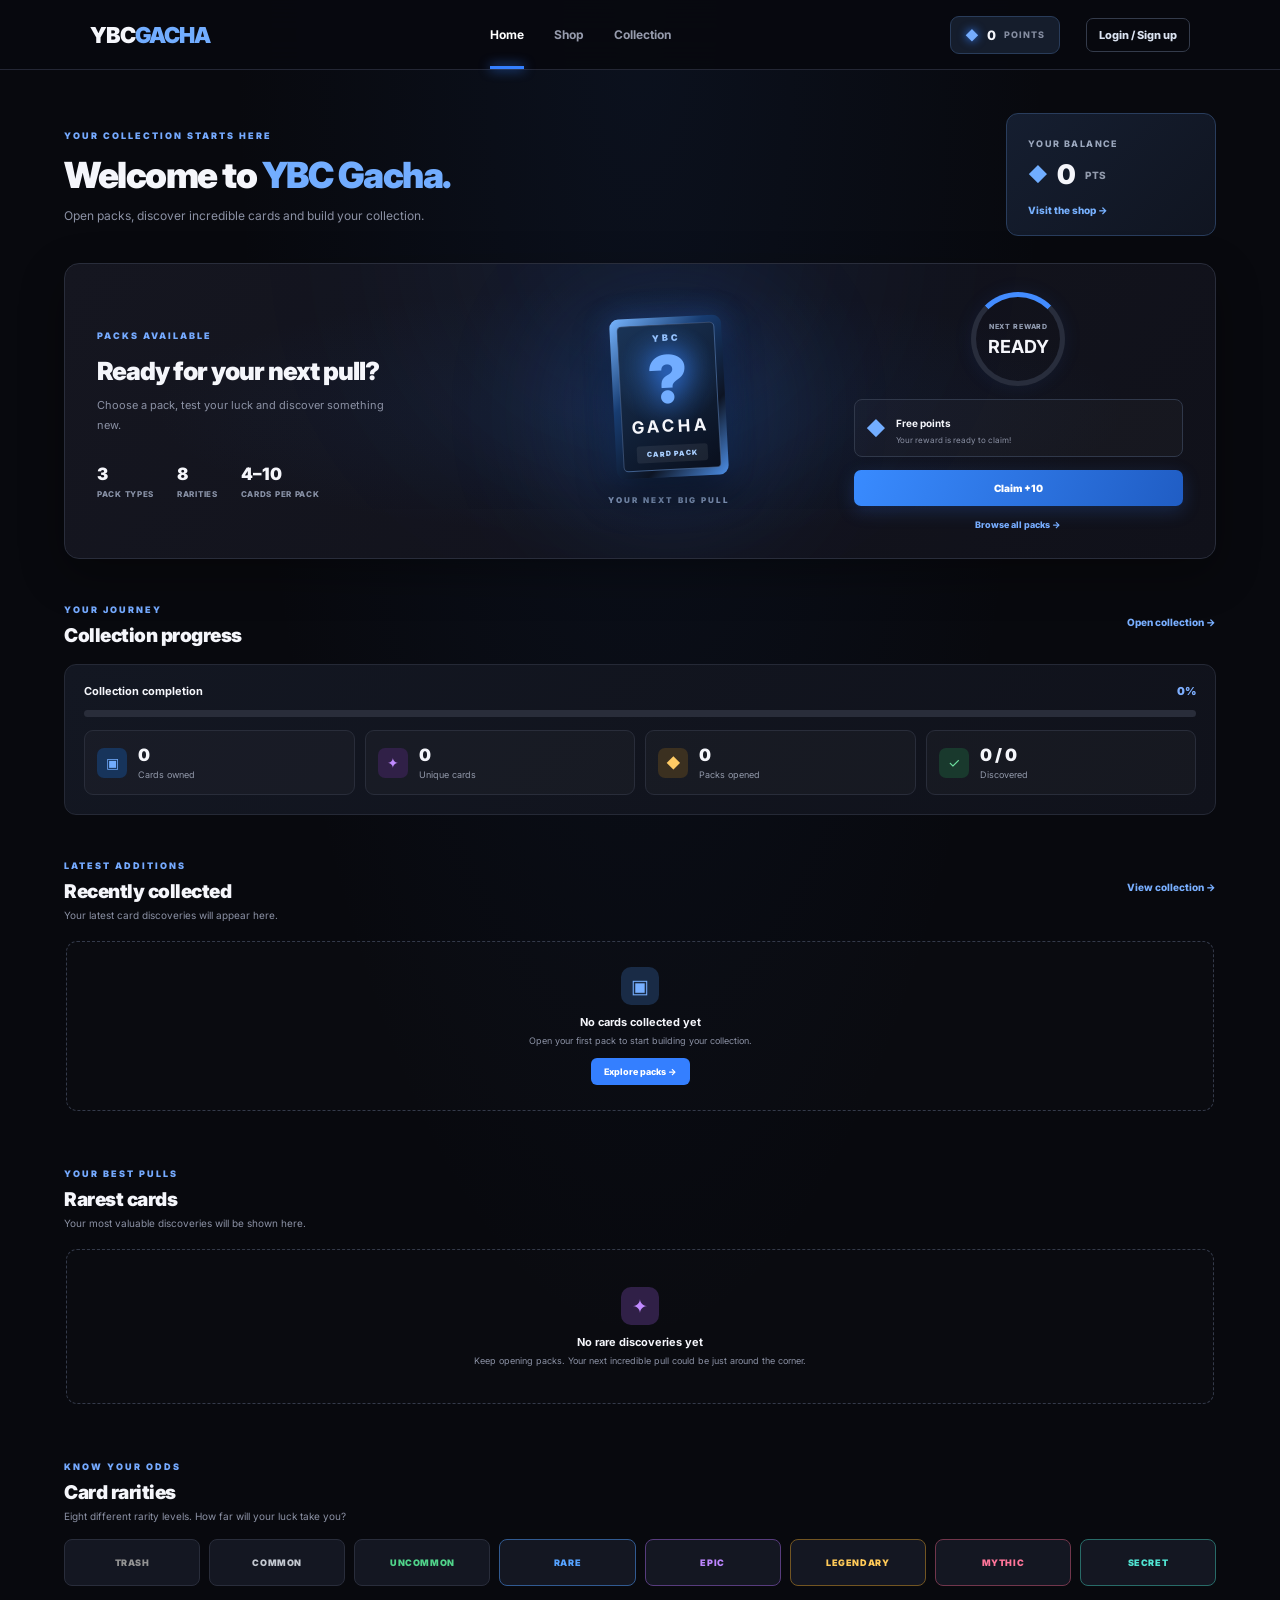
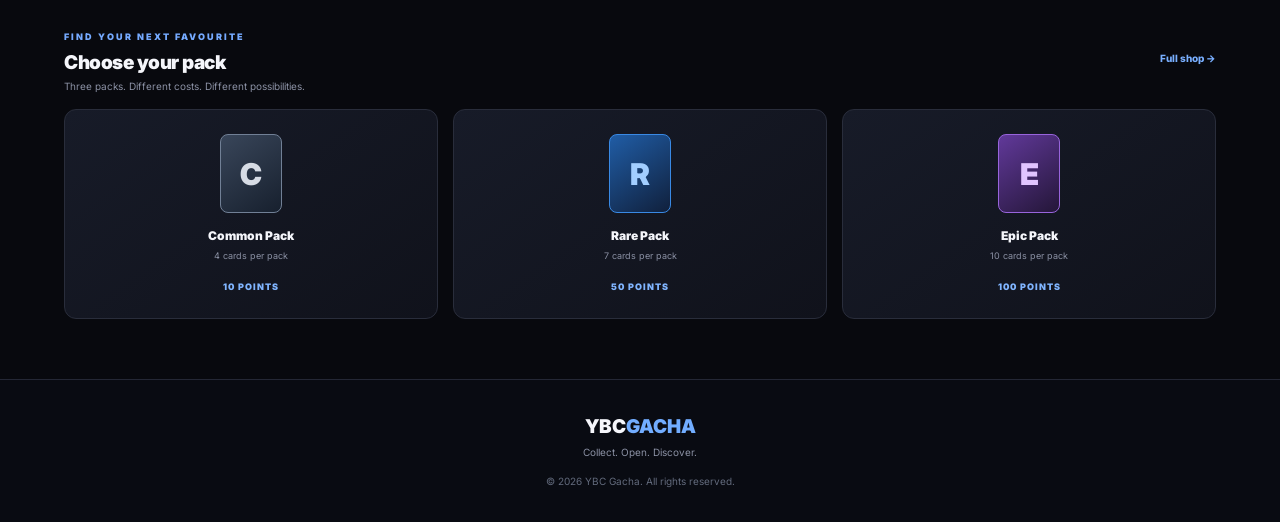
<file: index.html>
<!DOCTYPE html>
<html lang="en">
<head>
    <meta charset="UTF-8">
    <meta name="viewport" content="width=device-width, initial-scale=1.0">
    <title>YBC Gacha | Collect. Open. Discover.</title>
    <link rel="stylesheet" href="style.css">
    <link rel="preconnect" href="https://fonts.googleapis.com">
    <link href="https://fonts.googleapis.com/css2?family=Inter:wght@400;500;600;700;800;900&display=swap" rel="stylesheet">
    <style>
        .account-area{display:flex;align-items:center;gap:10px;margin-left:12px}
        .account-user{display:flex;flex-direction:column;gap:3px;min-width:90px}
        .account-user-label{font-size:9px;font-weight:800;letter-spacing:1.2px;color:#8793a8}
        .account-username{font-size:12px;font-weight:800;color:#fff;max-width:150px;overflow:hidden;text-overflow:ellipsis;white-space:nowrap}
        .account-button{display:inline-flex;align-items:center;justify-content:center;text-decoration:none;cursor:pointer}
        .logout-button{border:1px solid #343b4b;background:#151a25;color:#aeb9cc;border-radius:7px;padding:9px 11px;font:700 10px Inter,sans-serif;transition:.2s}
        .logout-button:hover{border-color:#e35b68;color:#fff;background:#29171d}
        .account-auth-links{display:flex;align-items:center;gap:8px}
        .account-auth-links a{font-size:11px;font-weight:800;text-decoration:none;padding:9px 12px;border-radius:7px}
        .account-register{background:#2678f5;color:#fff}
        .account-login{border:1px solid #343b4b;color:#dce4f2}
        @media(max-width:600px){.account-area{gap:6px;margin-left:5px}.account-user{min-width:0}.account-username{max-width:90px}.logout-button{padding:8px}.account-auth-links a{padding:8px;font-size:10px}}
    </style>
</head>

<body>

<header class="navbar">
    <a href="index.html" class="logo">YBC<span>GACHA</span></a>

    <nav class="nav-links">
        <a href="index.html" class="active">Home</a>
        <a href="shop.html">Shop</a>
        <a href="collections.html">Collection</a>
    </nav>

    <div class="nav-right">
        <div class="points-display">
            <span class="coin-icon">◆</span>
            <span id="navPoints">0</span>
            <span class="points-label">POINTS</span>
        </div>
        <div class="account-area" id="accountArea">
            <a href="login.html" class="account-button">Account</a>
        </div>
    </div>
</header>

<main class="dashboard">

    <section class="dashboard-top">
        <div class="dashboard-intro">
            <span class="eyebrow">YOUR COLLECTION STARTS HERE</span>
            <h1>Welcome to <span>YBC Gacha.</span></h1>
            <p>Open packs, discover incredible cards and build your collection.</p>
        </div>

        <div class="quick-balance">
            <span class="balance-label">YOUR BALANCE</span>
            <div class="balance-number">
                <span>◆</span>
                <strong id="mainPoints">0</strong>
                <small>PTS</small>
            </div>
            <a href="shop.html">Visit the shop →</a>
        </div>
    </section>

    <section class="featured-pack-panel">
        <div class="featured-pack-info">
            <span class="eyebrow">PACKS AVAILABLE</span>
            <h2>Ready for your next pull?</h2>
            <p>Choose a pack, test your luck and discover something new.</p>
            <div class="featured-pack-stats">
                <div><strong>3</strong><span>PACK TYPES</span></div>
                <div><strong>8</strong><span>RARITIES</span></div>
                <div><strong>4–10</strong><span>CARDS PER PACK</span></div>
            </div>
        </div>

        <div class="featured-pack-display">
            <div class="pack-aura"></div>
            <div class="showcase-pack">
                <div class="showcase-pack-inner">
                    <span class="pack-brand">YBC</span>
                    <div class="pack-question">?</div>
                    <strong>GACHA</strong>
                    <span class="pack-card-count">CARD PACK</span>
                </div>
            </div>
            <span class="showcase-caption">YOUR NEXT BIG PULL</span>
        </div>

        <div class="featured-pack-action">
            <div class="reward-timer">
                <div class="timer-circle">
                    <span>NEXT REWARD</span>
                    <strong id="countdown">READY</strong>
                </div>
            </div>
            <div class="reward-box">
                <span class="reward-icon">◆</span>
                <div><strong>Free points</strong><p id="claimStatus">Your reward is ready to claim!</p></div>
            </div>
            <button id="claimButton" class="claim-button" onclick="claimPoints()">Claim +10 Points</button>
            <a href="shop.html" class="featured-shop-link">Browse all packs →</a>
        </div>
    </section>

    <section class="progress-section">
        <div class="section-heading">
            <div><span class="eyebrow">YOUR JOURNEY</span><h2>Collection progress</h2></div>
            <a href="collections.html" class="view-all">Open collection →</a>
        </div>
        <div class="progress-panel">
            <div class="progress-topline"><strong>Collection completion</strong><span id="completionPercent">0%</span></div>
            <div class="progress-track"><div class="progress-fill" id="completionBar"></div></div>
            <div class="progress-stats">
                <div class="progress-stat"><span class="progress-stat-icon">▣</span><div><strong id="totalCards">0</strong><span>Cards owned</span></div></div>
                <div class="progress-stat"><span class="progress-stat-icon purple">✦</span><div><strong id="uniqueCards">0</strong><span>Unique cards</span></div></div>
                <div class="progress-stat"><span class="progress-stat-icon gold">◆</span><div><strong id="packsOpened">0</strong><span>Packs opened</span></div></div>
                <div class="progress-stat"><span class="progress-stat-icon green">✓</span><div><strong id="completionCount">0 / 0</strong><span>Discovered</span></div></div>
            </div>
        </div>
    </section>

    <section class="cards-section">
        <div class="section-heading">
            <div><span class="eyebrow">LATEST ADDITIONS</span><h2>Recently collected</h2><p>Your latest card discoveries will appear here.</p></div>
            <a href="collections.html" class="view-all">View collection →</a>
        </div>
        <div class="card-showcase" id="recentCards">
            <div class="empty-card-state"><div class="empty-card-icon">▣</div><strong>No cards collected yet</strong><p>Open your first pack to start building your collection.</p><a href="shop.html" class="small-action">Explore packs →</a></div>
        </div>
    </section>

    <section class="cards-section rarest-section">
        <div class="section-heading">
            <div><span class="eyebrow">YOUR BEST PULLS</span><h2>Rarest cards</h2><p>Your most valuable discoveries will be shown here.</p></div>
        </div>
        <div class="card-showcase" id="rarestCards">
            <div class="empty-card-state"><div class="empty-card-icon rare-icon">✦</div><strong>No rare discoveries yet</strong><p>Keep opening packs. Your next incredible pull could be just around the corner.</p></div>
        </div>
    </section>

    <section class="rarity-section">
        <div class="section-heading"><div><span class="eyebrow">KNOW YOUR ODDS</span><h2>Card rarities</h2><p>Eight different rarity levels. How far will your luck take you?</p></div></div>
        <div class="rarity-grid">
            <div class="rarity-item trash">TRASH</div><div class="rarity-item common">COMMON</div><div class="rarity-item uncommon">UNCOMMON</div><div class="rarity-item rare">RARE</div><div class="rarity-item epic">EPIC</div><div class="rarity-item legendary">LEGENDARY</div><div class="rarity-item mythic">MYTHIC</div><div class="rarity-item secret">SECRET</div>
        </div>
    </section>

    <section class="shop-section">
        <div class="section-heading"><div><span class="eyebrow">FIND YOUR NEXT FAVOURITE</span><h2>Choose your pack</h2><p>Three packs. Different costs. Different possibilities.</p></div><a href="shop.html" class="view-all">Full shop →</a></div>
        <div class="pack-preview-grid">
            <a href="shop.html" class="pack-preview"><div class="pack-symbol common-pack">C</div><h3>Common Pack</h3><p>4 cards per pack</p><span>10 POINTS</span></a>
            <a href="shop.html" class="pack-preview"><div class="pack-symbol rare-pack">R</div><h3>Rare Pack</h3><p>7 cards per pack</p><span>50 POINTS</span></a>
            <a href="shop.html" class="pack-preview"><div class="pack-symbol epic-pack">E</div><h3>Epic Pack</h3><p>10 cards per pack</p><span>100 POINTS</span></a>
        </div>
    </section>
</main>

<footer>
    <div class="footer-logo">YBC<span>GACHA</span></div>
    <p>Collect. Open. Discover.</p>
    <p class="copyright">© 2026 YBC Gacha. All rights reserved.</p>
</footer>

<script type="module" src="supabase.js"></script>
<script src="script.js"></script>
<script>
(async function loadAccountDetails() {
    const SESSION_KEY = "ybcGachaSession";
    const token = localStorage.getItem(SESSION_KEY);
    const accountArea = document.getElementById("accountArea");

    function showLoggedOut() {
        accountArea.innerHTML = '<div class="account-auth-links"><a class="account-login" href="login.html">Login / Sign up</a></div>';
    }

    function showPoints(points) {
        const safePoints = Number(points) || 0;
        ["navPoints", "mainPoints"].forEach(id => {
            const element = document.getElementById(id);
            if (element) element.textContent = safePoints.toLocaleString();
        });
        // Keep the existing site's local points display in sync for its current scripts.
        localStorage.setItem("ybcPoints", String(safePoints));
    }

    if (!token) {
        showLoggedOut();
        return;
    }

    try {
        const response = await fetch(SUPABASE_URL + "/functions/v1/username-auth", {
            method: "POST",
            headers: {
                "Content-Type": "application/json",
                "apikey": SUPABASE_KEY
            },
            body: JSON.stringify({ action: "me", token })
        });
        const result = await response.json();

        if (!response.ok || !result.success || !result.player) {
            localStorage.removeItem(SESSION_KEY);
            showLoggedOut();
            return;
        }

        const player = result.player;
        const username = String(player.username || "Player");
        showPoints(player.points);
        accountArea.innerHTML = `
            <div class="account-user">
                <span class="account-user-label">SIGNED IN AS</span>
                <span class="account-username" title="${username.replace(/&/g,"&amp;").replace(/"/g,"&quot;").replace(/</g,"&lt;").replace(/>/g,"&gt;")}">${username.replace(/&/g,"&amp;").replace(/</g,"&lt;").replace(/>/g,"&gt;")}</span>
            </div>
            <button type="button" class="logout-button" id="logoutButton">Log out</button>
        `;

        document.getElementById("logoutButton").addEventListener("click", async function () {
            this.disabled = true;
            this.textContent = "Logging out…";
            try {
                await fetch(SUPABASE_URL + "/functions/v1/username-auth", {
                    method: "POST",
                    headers: {"Content-Type":"application/json", "apikey":SUPABASE_KEY},
                    body: JSON.stringify({action:"logout", token})
                });
            } catch (error) {
                console.warn("Logout request failed; clearing this browser session anyway.", error);
            }
            localStorage.removeItem(SESSION_KEY);
            window.location.replace("login.html");
        });
    } catch (error) {
        console.error("Could not load account details:", error);
        accountArea.innerHTML = '<a href="login.html" class="account-button">Account</a>';
    }
})();
</script>

</body>
</html>
</file>
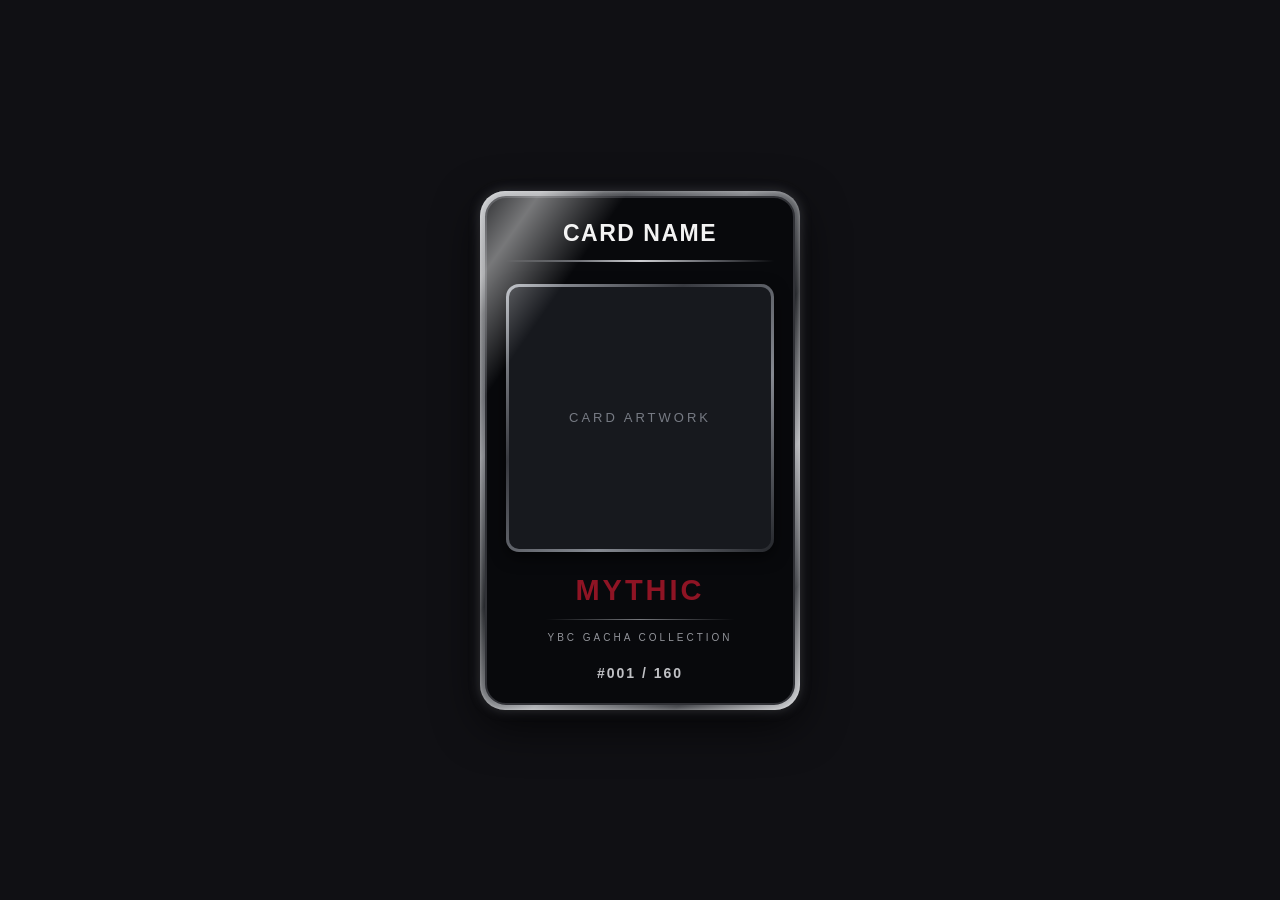
<file: card.html>
<!DOCTYPE html>
<html lang="en">
<head>
    <meta charset="UTF-8">
    <meta name="viewport" content="width=device-width, initial-scale=1.0">
    <title>YBC Gacha | Card</title>
    <link rel="stylesheet" href="card.css">
</head>
<body>

    <main class="page">
        <div class="card-shell">
            <div class="card">

                <header class="card-header">
                    <h1 id="cardName">CARD NAME</h1>
                    <div class="header-line"></div>
                </header>

                <div class="artwork-frame">
                    <div class="artwork">
                        <img id="cardImage" alt="Card artwork">
                        <div class="image-placeholder" id="placeholder">
                            CARD ARTWORK
                        </div>
                    </div>
                </div>

                <section class="card-information">
                    <h2 id="cardRarity">MYTHIC</h2>
                    <div class="rarity-line"></div>
                    <p class="collection-label">YBC GACHA COLLECTION</p>
                </section>

                <footer class="card-footer">
                    <span id="cardNumber">#001 / 160</span>
                </footer>

            </div>
        </div>
    </main>

    <script>
        const params = new URLSearchParams(window.location.search);

        const name = params.get("name") || "CARD NAME";
        const rarity = params.get("rarity") || "MYTHIC";
        const number = params.get("number") || "001";
        const image = params.get("image");

        document.getElementById("cardName").textContent = name;
        document.getElementById("cardRarity").textContent = rarity.toUpperCase();
        document.getElementById("cardNumber").textContent =
            `#${number} / 160`;

        const rarityColors = {
            common: "#A0A0A0",
            uncommon: "#65A875",
            rare: "#3989D8",
            epic: "#A34BCB",
            legendary: "#D99A36",
            mythic: "#8E1424",
            secret: "#D5D5D5"
        };

        document.getElementById("cardRarity").style.color =
            rarityColors[rarity.toLowerCase()] || "#8E1424";

        if (image) {
            const cardImage = document.getElementById("cardImage");
            cardImage.src = image;
            cardImage.style.display = "block";
            document.getElementById("placeholder").style.display = "none";
        }
    </script>

</body>
</html>
</file>
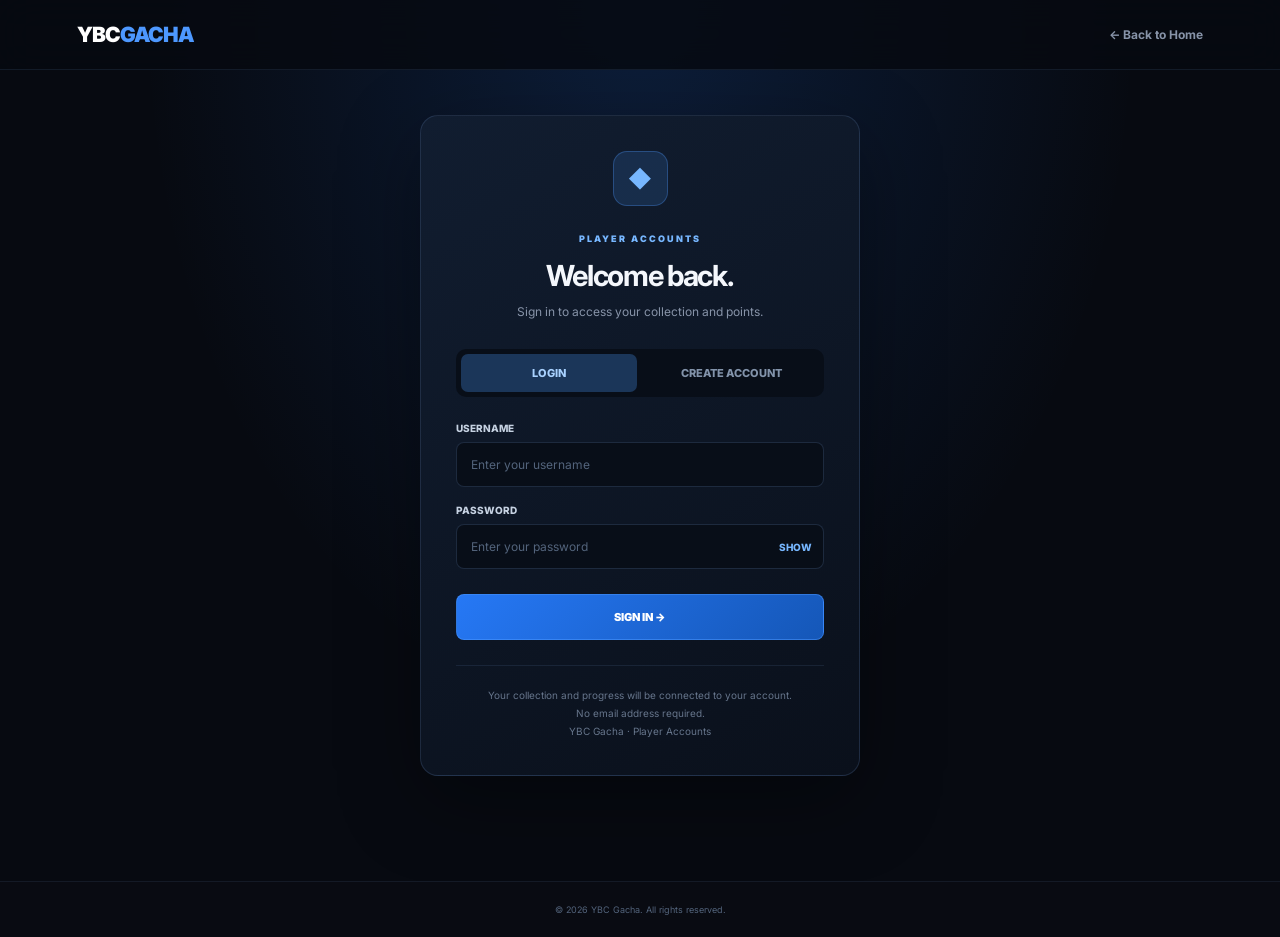
<file: login.html>
<!DOCTYPE html>
<html lang="en">
<head>
    <meta charset="UTF-8">
    <meta name="viewport" content="width=device-width, initial-scale=1.0">
    <title>Account | YBC Gacha</title>
    <link rel="stylesheet" href="style.css">

    <link rel="preconnect" href="https://fonts.googleapis.com">
    <link rel="preconnect" href="https://fonts.gstatic.com" crossorigin>
    <link href="https://fonts.googleapis.com/css2?family=Inter:wght@400;500;600;700;800;900&display=swap" rel="stylesheet">

    <style>
        * { box-sizing: border-box; }

        body {
            min-height: 100vh;
            margin: 0;
            display: flex;
            flex-direction: column;
            background: radial-gradient(ellipse at 50% 0%, rgba(38,120,245,.18), transparent 55%), #070A11;
            color: #F4F7FC;
            font-family: 'Inter', sans-serif;
        }

        .navbar {
            display: flex;
            justify-content: space-between;
            align-items: center;
            padding: 20px 6%;
            border-bottom: 1px solid rgba(117,157,214,.12);
            background: rgba(7,10,17,.85);
        }

        .logo {
            color: white;
            font-size: 21px;
            font-weight: 900;
            text-decoration: none;
            letter-spacing: -1px;
        }

        .logo span { color: #4D98FF; }

        .back-link {
            color: #8793A8;
            text-decoration: none;
            font-size: 12px;
            font-weight: 700;
        }

        .back-link:hover { color: white; }

        main {
            flex: 1;
            display: grid;
            place-items: center;
            padding: 45px 20px;
        }

        .account-card {
            width: 100%;
            max-width: 440px;
            padding: 35px;
            border: 1px solid rgba(111,151,207,.19);
            border-radius: 18px;
            background: linear-gradient(150deg, #111D30, #0A101B);
            box-shadow: 0 25px 80px rgba(0,0,0,.35);
        }

        .account-heading { text-align: center; }

        .account-icon {
            width: 55px;
            height: 55px;
            display: grid;
            place-items: center;
            margin: 0 auto 20px;
            border-radius: 14px;
            background: rgba(77,152,255,.15);
            border: 1px solid rgba(77,152,255,.3);
            color: #77B7FF;
            font-size: 23px;
        }

        .eyebrow {
            color: #77B7FF;
            font-size: 9px;
            font-weight: 900;
            letter-spacing: 2px;
        }

        h1 {
            margin: 12px 0 9px;
            font-size: 29px;
            letter-spacing: -1.3px;
        }

        .subtitle {
            margin: 0 0 27px;
            color: #8793A8;
            font-size: 12px;
            line-height: 1.7;
        }

        .tabs {
            display: grid;
            grid-template-columns: 1fr 1fr;
            gap: 7px;
            padding: 5px;
            margin-bottom: 25px;
            border-radius: 10px;
            background: #080E18;
        }

        .tab {
            padding: 12px;
            border: 0;
            border-radius: 7px;
            background: transparent;
            color: #8293AA;
            font-family: inherit;
            font-size: 11px;
            font-weight: 800;
            cursor: pointer;
        }

        .tab.active {
            background: #1B3659;
            color: #A9D2FF;
        }

        .field { margin-bottom: 17px; }

        label {
            display: block;
            margin-bottom: 8px;
            color: #C6D2E2;
            font-size: 10px;
            font-weight: 800;
        }

        input {
            width: 100%;
            padding: 14px;
            border: 1px solid rgba(117,157,214,.2);
            border-radius: 8px;
            outline: none;
            background: #080E18;
            color: white;
            font-family: inherit;
            font-size: 12px;
        }

        input:focus {
            border-color: #4D98FF;
            box-shadow: 0 0 0 3px rgba(77,152,255,.1);
        }

        input::placeholder { color: #53647C; }

        .password-wrap { position: relative; }

        .password-wrap input { padding-right: 65px; }

        .show-password {
            position: absolute;
            right: 12px;
            top: 50%;
            transform: translateY(-50%);
            border: 0;
            background: none;
            color: #77B7FF;
            font-size: 10px;
            font-weight: 800;
            cursor: pointer;
        }

        .submit-button {
            width: 100%;
            padding: 15px;
            margin-top: 8px;
            border: 1px solid rgba(77,152,255,.5);
            border-radius: 8px;
            background: linear-gradient(135deg, #2678F5, #1557B8);
            color: white;
            font-family: inherit;
            font-size: 11px;
            font-weight: 900;
            cursor: pointer;
            transition: .2s;
        }

        .submit-button:hover {
            filter: brightness(1.15);
            transform: translateY(-2px);
        }

        .submit-button:disabled {
            opacity: .55;
            cursor: wait;
            transform: none;
        }

        .message {
            display: none;
            margin-top: 18px;
            padding: 12px;
            border-radius: 8px;
            font-size: 11px;
            line-height: 1.6;
        }

        .message.error {
            display: block;
            color: #FF9999;
            background: rgba(255,70,70,.09);
            border: 1px solid rgba(255,70,70,.2);
        }

        .message.success {
            display: block;
            color: #8DE5B1;
            background: rgba(50,200,120,.09);
            border: 1px solid rgba(50,200,120,.2);
        }

        .account-footer {
            margin-top: 25px;
            padding-top: 20px;
            border-top: 1px solid rgba(117,157,214,.12);
            color: #66758B;
            font-size: 10px;
            text-align: center;
            line-height: 1.8;
        }

        footer {
            padding: 22px;
            text-align: center;
            border-top: 1px solid rgba(117,157,214,.1);
            color: #53647C;
            font-size: 9px;
        }

        @media(max-width: 480px) {
            .account-card { padding: 25px 20px; }
        }
    </style>
</head>

<body>

<header class="navbar">
    <a href="index.html" class="logo">YBC<span>GACHA</span></a>
    <a href="index.html" class="back-link">← Back to Home</a>
</header>

<main>
    <section class="account-card">

        <div class="account-heading">
            <div class="account-icon">◆</div>
            <span class="eyebrow">PLAYER ACCOUNTS</span>
            <h1 id="heading">Welcome back.</h1>
            <p class="subtitle" id="subtitle">
                Sign in to access your collection and points.
            </p>
        </div>

<div id="loggedInPanel" hidden>
    <p style="color:#8DE5B1;font-size:12px;text-align:center;">
        You're already logged in.
    </p>
    <p style="color:#8793A8;font-size:11px;text-align:center;">
        Log out to switch accounts or register a new player.
    </p>
    <button type="button" class="submit-button" id="logoutButton">
        LOG OUT / SWITCH ACCOUNT
    </button>
</div>
        <div class="tabs">
            <button class="tab active" id="loginTab" type="button">LOGIN</button>
            <button class="tab" id="registerTab" type="button">CREATE ACCOUNT</button>
        </div>

        <form id="accountForm">

            <div class="field">
                <label for="username">USERNAME</label>
                <input
                    type="text"
                    id="username"
                    placeholder="Enter your username"
                    minlength="3"
                    maxlength="20"
                    autocomplete="username"
                    required
                >
            </div>

            <div class="field">
                <label for="password">PASSWORD</label>
                <div class="password-wrap">
                    <input
                        type="password"
                        id="password"
                        placeholder="Enter your password"
                        minlength="8"
                        maxlength="128"
                        autocomplete="current-password"
                        required
                    >
                    <button type="button" class="show-password" id="showPassword">
                        SHOW
                    </button>
                </div>
            </div>

            <div class="field" id="confirmField" hidden>
                <label for="confirmPassword">CONFIRM PASSWORD</label>
                <input
                    type="password"
                    id="confirmPassword"
                    placeholder="Enter your password again"
                    minlength="8"
                    maxlength="128"
                    autocomplete="new-password"
                >
            </div>

            <button type="submit" class="submit-button" id="submitButton">
                SIGN IN →
            </button>

        </form>

        <div class="message" id="message"></div>

        <div class="account-footer">
            Your collection and progress will be connected to your account.
            <br>
            No email address required.
            <br>
            YBC Gacha · Player Accounts
        </div>

    </section>
</main>

<footer>
    © 2026 YBC Gacha. All rights reserved.
</footer>

<script type="module">
    // Importing the module guarantees its setup completes before this code runs.
    import "./supabase.js";

    let currentMode = "login";

    const API_URL = `${window.SUPABASE_URL}/functions/v1/username-auth`;
    const SESSION_KEY = "ybcGachaSession";

    const form = document.getElementById("accountForm");
    const usernameInput = document.getElementById("username");
    const passwordInput = document.getElementById("password");
    const confirmInput = document.getElementById("confirmPassword");
    const confirmField = document.getElementById("confirmField");
    const message = document.getElementById("message");
    const submitButton = document.getElementById("submitButton");
    const tabs = document.querySelector(".tabs");
    const loggedInPanel = document.getElementById("loggedInPanel");
    const logoutButton = document.getElementById("logoutButton");

    function showMessage(text, type) {
        message.textContent = text;
        message.className = `message ${type}`;
    }

    function clearMessage() {
        message.textContent = "";
        message.className = "message";
    }

    async function authRequest(body) {
        const response = await fetch(API_URL, {
            method: "POST",
            headers: {
                "Content-Type": "application/json",
                "apikey": window.SUPABASE_KEY
            },
            body: JSON.stringify(body)
        });

        let result;
        try {
            result = await response.json();
        } catch {
            throw new Error(`Authentication server returned an invalid response (${response.status}).`);
        }

        if (!response.ok || !result.success) {
            throw new Error(result.error || `Request failed (${response.status}).`);
        }

        return result;
    }

    function switchMode(mode) {
        currentMode = mode;
        clearMessage();

        const registering = mode === "register";

        document.getElementById("loginTab").classList.toggle("active", !registering);
        document.getElementById("registerTab").classList.toggle("active", registering);

        document.getElementById("heading").textContent =
            registering ? "Join the collection." : "Welcome back.";

        document.getElementById("subtitle").textContent =
            registering
                ? "Create your player account and start collecting."
                : "Sign in to access your collection and points.";

        confirmField.hidden = !registering;
        confirmInput.required = registering;
        confirmInput.value = "";

        passwordInput.autocomplete =
            registering ? "new-password" : "current-password";

        submitButton.textContent =
            registering ? "CREATE ACCOUNT →" : "SIGN IN →";
    }

    document.getElementById("loginTab").addEventListener("click", () => {
        switchMode("login");
    });

    document.getElementById("registerTab").addEventListener("click", () => {
        switchMode("register");
    });

    document.getElementById("showPassword").addEventListener("click", () => {
        const visible = passwordInput.type === "text";
        passwordInput.type = visible ? "password" : "text";
        document.getElementById("showPassword").textContent =
            visible ? "SHOW" : "HIDE";
    });

    form.addEventListener("submit", async (event) => {
        event.preventDefault();
        clearMessage();

        const username = usernameInput.value.trim();
        const password = passwordInput.value;

        if (!/^[a-zA-Z0-9_]{3,20}$/.test(username)) {
            showMessage(
                "Username must be 3–20 characters and contain only letters, numbers or underscores.",
                "error"
            );
            return;
        }

        if (password.length < 8 || password.length > 128) {
            showMessage("Password must be between 8 and 128 characters.", "error");
            return;
        }

        if (currentMode === "register" && password !== confirmInput.value) {
            showMessage("Your passwords do not match.", "error");
            return;
        }

        submitButton.disabled = true;
        submitButton.textContent = "PLEASE WAIT...";

        try {
            const result = await authRequest({
                action: currentMode,
                username,
                password
            });

            if (!result.token) {
                throw new Error("The server did not return a session token.");
            }

            localStorage.setItem(SESSION_KEY, result.token);

            showMessage(
                currentMode === "register"
                    ? "Account created successfully! Welcome to YBC Gacha."
                    : "Login successful! Welcome back.",
                "success"
            );

            window.setTimeout(() => {
                window.location.href = "index.html";
            }, 900);

        } catch (error) {
            showMessage(error.message || "Something went wrong.", "error");
        } finally {
            submitButton.disabled = false;
            submitButton.textContent =
                currentMode === "register" ? "CREATE ACCOUNT →" : "SIGN IN →";
        }
    });

    logoutButton.addEventListener("click", () => {
        // Clears this browser's saved login. Server-side expiry remains authoritative.
        localStorage.removeItem(SESSION_KEY);
        window.location.reload();
    });

    async function checkSession() {
        const token = localStorage.getItem(SESSION_KEY);
        if (!token) return;

        try {
            await authRequest({
                action: "me",
                token
            });

            tabs.hidden = true;
            form.hidden = true;
            loggedInPanel.hidden = false;
        } catch (error) {
            localStorage.removeItem(SESSION_KEY);
            // Leave the login form available if the saved session has expired.
            console.warn("Saved YBC Gacha session is no longer valid:", error.message);
        }
    }

    if (!window.SUPABASE_URL || !window.SUPABASE_KEY) {
        showMessage(
            "Supabase configuration did not load. Check that supabase.js is in the same folder as login.html.",
            "error"
        );
    } else {
        checkSession();
    }
</script>
<script type="module">
    let currentMode = "login";

    const API_URL = window.SUPABASE_URL + "/functions/v1/username-auth";
    const SESSION_KEY = "ybcGachaSession";

    const form = document.getElementById("accountForm");
    const usernameInput = document.getElementById("username");
    const passwordInput = document.getElementById("password");
    const confirmInput = document.getElementById("confirmPassword");
    const confirmField = document.getElementById("confirmField");
    const message = document.getElementById("message");
    const submitButton = document.getElementById("submitButton");

    function showMessage(text, type) {
        message.textContent = text;
        message.className = "message " + type;
    }

    function clearMessage() {
        message.textContent = "";
        message.className = "message";
    }

    async function authRequest(body) {
        const response = await fetch(API_URL, {
            method: "POST",
            headers: {
                "Content-Type": "application/json",
                "apikey": window.SUPABASE_KEY
            },
            body: JSON.stringify(body)
        });

        const result = await response.json();

        if (!response.ok || !result.success) {
            throw new Error(result.error || "Something went wrong.");
        }

        return result;
    }

    function switchMode(mode) {
        currentMode = mode;
        clearMessage();

        const registering = mode === "register";

        document.getElementById("loginTab").classList.toggle("active", !registering);
        document.getElementById("registerTab").classList.toggle("active", registering);

        document.getElementById("heading").textContent =
            registering ? "Join the collection." : "Welcome back.";

        document.getElementById("subtitle").textContent =
            registering
            ? "Create your player account and start collecting."
            : "Sign in to access your collection and points.";

        confirmField.hidden = !registering;
        confirmInput.required = registering;
        confirmInput.value = "";

        passwordInput.autocomplete =
            registering ? "new-password" : "current-password";

        submitButton.textContent =
            registering ? "CREATE ACCOUNT →" : "SIGN IN →";
    }

    document.getElementById("loginTab").addEventListener("click", () => {
        switchMode("login");
    });
document.getElementById("registerTab").addEventListener("click", () => {
    console.log("Register tab clicked");
    switchMode("register");
});
    document.getElementById("showPassword").addEventListener("click", () => {
        const visible = passwordInput.type === "text";
        passwordInput.type = visible ? "password" : "text";
        document.getElementById("showPassword").textContent =
            visible ? "SHOW" : "HIDE";
    });

  
    form.addEventListener("submit", async (event) => {
        event.preventDefault();
        clearMessage();

        const username = usernameInput.value.trim();
        const password = passwordInput.value;

        if (!/^[a-zA-Z0-9_]{3,20}$/.test(username)) {
            showMessage(
                "Username must be 3–20 characters and contain only letters, numbers or underscores.",
                "error"
            );
            return;
        }

        if (password.length < 8 || password.length > 128) {
            showMessage("Password must be between 8 and 128 characters.", "error");
            return;
        }

        if (currentMode === "register" &&
            password !== confirmInput.value) {
            showMessage("Your passwords do not match.", "error");
            return;
        }

        submitButton.disabled = true;
        submitButton.textContent = "PLEASE WAIT...";

        try {
            const result = await authRequest({
                action: currentMode,
                username: username,
                password: password
            });

            localStorage.setItem(SESSION_KEY, result.token);

            showMessage(
                currentMode === "register"
                ? "Account created successfully! Welcome to YBC Gacha."
                : "Login successful! Welcome back.",
                "success"
            );

            setTimeout(() => {
                window.location.href = "index.html";
            }, 900);

        } catch (error) {
            showMessage(error.message || "Something went wrong.", "error");
        } finally {
            submitButton.disabled = false;
            submitButton.textContent =
                currentMode === "register" ? "CREATE ACCOUNT →" : "SIGN IN →";
        }
    });

    async function checkSession() {
    const token = localStorage.getItem(SESSION_KEY);

    if (!token) return;

    try {
        await authRequest({
            action: "me",
            token: token
        });

        // Keep the user on the account page.
        // Don't automatically redirect to index.html.
        document.querySelector(".tabs").hidden = true;
        form.hidden = true;
        document.getElementById("loggedInPanel").hidden = false;

    } catch (error) {
        localStorage.removeItem(SESSION_KEY);
    }
}
checkSession();
</script>

</body>
</html>
</file>
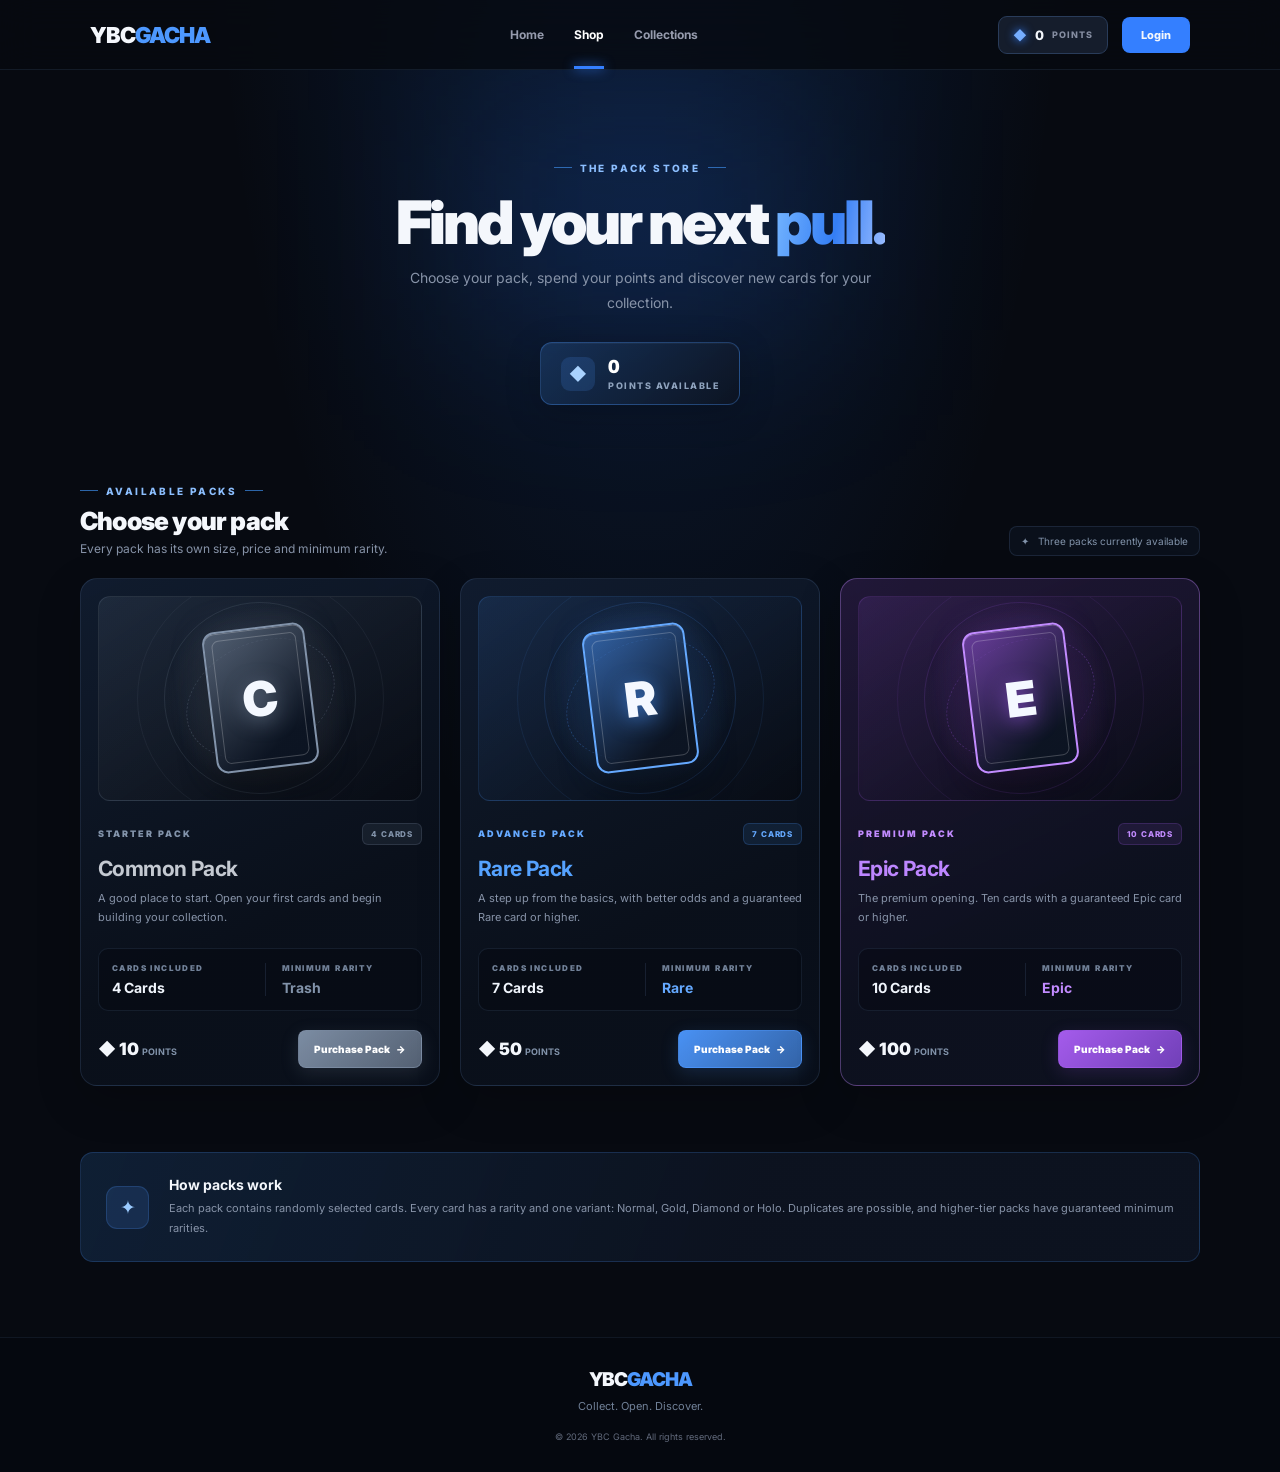
<file: shop.html>
<!DOCTYPE html>
<html lang="en">
<head>
    <meta charset="UTF-8">
    <meta name="viewport" content="width=device-width, initial-scale=1.0">
    <title>Shop | YBC Gacha</title>
    <link rel="stylesheet" href="style.css">
    <link rel="preconnect" href="https://fonts.googleapis.com">
    <link rel="preconnect" href="https://fonts.gstatic.com" crossorigin>
    <link href="https://fonts.googleapis.com/css2?family=Inter:wght@400;500;600;700;800;900&display=swap" rel="stylesheet">
    <style>
        :root {
            --shop-bg: #070A11;
            --shop-panel: #0D1422;
            --shop-panel-light: #111D30;
            --shop-border: rgba(111, 151, 207, .16);
            --shop-muted: #8793A8;
            --shop-blue: #4D98FF;
            --shop-blue-bright: #2678F5;
        }

        * { box-sizing: border-box; }
        html { scroll-behavior: smooth; }
        body {
            background:
                radial-gradient(ellipse at 50% -18%, rgba(38,120,245,.19), transparent 48%),
                var(--shop-bg);
            color: #F4F7FC;
            font-family: 'Inter', sans-serif;
        }

        .navbar {
            position: sticky;
            top: 0;
            z-index: 20;
            backdrop-filter: blur(18px);
            background: rgba(7,10,17,.82);
            border-bottom: 1px solid rgba(117,157,214,.12);
        }

        .logo, .footer-logo { font-weight: 900; letter-spacing: -1px; }
        .logo span, .footer-logo span { color: var(--shop-blue); }
        .nav-links a { transition: color .2s ease; }
        .nav-links a:hover, .nav-links a.active { color: #fff; }

        .container { width: min(1120px, calc(100% - 40px)); margin: 0 auto; }

        .shop-hero {
            position: relative;
            text-align: center;
            padding: 82px 0 48px;
        }
        .shop-hero::before {
            content: "";
            position: absolute;
            width: 360px;
            height: 220px;
            left: 50%;
            top: 40px;
            transform: translateX(-50%);
            background: rgba(38,120,245,.16);
            filter: blur(90px);
            pointer-events: none;
        }
        .hero-content { position: relative; }
        .eyebrow {
            display: inline-flex;
            align-items: center;
            gap: 8px;
            color: #8CBFFF;
            font-size: 10px;
            font-weight: 800;
            letter-spacing: 2.4px;
            text-transform: uppercase;
        }
        .eyebrow::before, .eyebrow::after {
            content: "";
            width: 18px;
            height: 1px;
            background: #367CCF;
            opacity: .8;
        }
        .shop-hero h1 {
            margin: 17px 0 12px;
            font-size: clamp(38px, 6vw, 60px);
            line-height: 1.04;
            letter-spacing: -3px;
            font-weight: 900;
        }
        .shop-hero h1 span {
            background: linear-gradient(100deg, #77B7FF, #347EF5 55%, #9BBDFF);
            -webkit-background-clip: text;
            background-clip: text;
            color: transparent;
        }
        .shop-hero p {
            max-width: 520px;
            margin: 0 auto;
            color: var(--shop-muted);
            font-size: 14px;
            line-height: 1.8;
        }
        .shop-balance {
            display: inline-flex;
            align-items: center;
            gap: 13px;
            margin-top: 27px;
            padding: 13px 20px;
            border: 1px solid rgba(77,152,255,.32);
            border-radius: 12px;
            background: linear-gradient(135deg, rgba(25,56,98,.78), rgba(13,20,34,.92));
            box-shadow: 0 8px 35px rgba(0,0,0,.22), inset 0 1px rgba(255,255,255,.04);
        }
        .balance-icon {
            display: grid;
            place-items: center;
            width: 34px;
            height: 34px;
            border-radius: 9px;
            color: #A9D2FF;
            background: rgba(77,152,255,.16);
            font-size: 17px;
        }
        .balance-copy { display: flex; flex-direction: column; gap: 3px; text-align: left; }
        #shopBalance { color: #fff; font-size: 18px; font-weight: 900; font-variant-numeric: tabular-nums; }
        .balance-copy small { color: #8EA2BD; font-size: 9px; font-weight: 800; letter-spacing: 1.5px; }

        .section-heading {
            display: flex;
            align-items: end;
            justify-content: space-between;
            gap: 20px;
            margin: 22px 0 22px;
        }
        .section-heading h2 { margin: 9px 0 5px; font-size: 25px; letter-spacing: -.8px; }
        .section-heading p { margin: 0; color: var(--shop-muted); font-size: 12px; }
        .section-note {
            color: #8293AA;
            font-size: 10px;
            padding: 8px 11px;
            border: 1px solid var(--shop-border);
            background: rgba(13,20,34,.65);
            border-radius: 8px;
            white-space: nowrap;
        }

        .shop-grid {
            display: grid;
            grid-template-columns: repeat(3, minmax(0, 1fr));
            gap: 20px;
            margin: 0 0 66px;
        }
        .shop-pack {
            --accent: #8293AA;
            --accent-rgb: 130,147,170;
            position: relative;
            overflow: hidden;
            padding: 17px;
            border: 1px solid var(--shop-border);
            border-radius: 17px;
            background: linear-gradient(155deg, rgba(17,29,48,.94), rgba(10,16,27,.98) 65%);
            box-shadow: 0 15px 45px rgba(0,0,0,.2);
            transition: transform .25s ease, border-color .25s ease, box-shadow .25s ease;
        }
        .shop-pack:hover {
            transform: translateY(-7px);
            border-color: rgba(var(--accent-rgb),.65);
            box-shadow: 0 20px 55px rgba(0,0,0,.32), 0 0 28px rgba(var(--accent-rgb),.09);
        }
        .shop-pack.rare { --accent: #65A9FF; --accent-rgb: 77,152,255; }
        .shop-pack.epic {
            --accent: #C28BFF;
            --accent-rgb: 162,91,235;
            background: linear-gradient(155deg, rgba(49,31,77,.62), rgba(13,17,31,.98) 66%);
            border-color: rgba(194,139,255,.35);
        }
        .pack-art {
            height: 205px;
            display: grid;
            place-items: center;
            position: relative;
            overflow: hidden;
            margin-bottom: 22px;
            border: 1px solid rgba(var(--accent-rgb),.19);
            border-radius: 12px;
            background:
                radial-gradient(circle at 50% 48%, rgba(var(--accent-rgb),.24), transparent 48%),
                linear-gradient(145deg, rgba(var(--accent-rgb),.13), rgba(7,10,17,.72));
        }
        .pack-art::before, .pack-art::after {
            content: "";
            position: absolute;
            border: 1px solid rgba(var(--accent-rgb),.16);
            border-radius: 50%;
            width: 190px;
            height: 190px;
        }
        .pack-art::after { width: 245px; height: 245px; opacity: .55; }
        .pack-orbit {
            position: absolute;
            width: 155px;
            height: 155px;
            border: 1px dashed rgba(var(--accent-rgb),.3);
            border-radius: 50%;
            transform: rotate(-25deg) scaleY(.72);
        }
        .pack-art-symbol {
            z-index: 1;
            width: 103px;
            height: 142px;
            display: grid;
            place-items: center;
            border-radius: 12px;
            border: 2px solid var(--accent);
            color: #F4F8FF;
            font-size: 48px;
            font-weight: 900;
            text-shadow: 0 4px 20px rgba(var(--accent-rgb),.6);
            background: linear-gradient(145deg, rgba(var(--accent-rgb),.52), rgba(12,20,34,.98) 78%);
            box-shadow: 0 18px 35px rgba(0,0,0,.48), 0 0 35px rgba(var(--accent-rgb),.2), inset 0 1px rgba(255,255,255,.25);
            transform: rotate(-7deg);
            position: relative;
        }
        .pack-art-symbol::after {
            content: "";
            position: absolute;
            inset: 7px;
            border: 1px solid rgba(255,255,255,.22);
            border-radius: 7px;
        }
        .pack-art-symbol span { position: relative; z-index: 2; }
        .pack-topline {
            display: flex;
            justify-content: space-between;
            align-items: center;
            gap: 10px;
        }
        .pack-category {
            color: var(--accent);
            font-size: 9px;
            font-weight: 900;
            letter-spacing: 2px;
        }
        .pack-tag {
            padding: 5px 8px;
            border-radius: 6px;
            color: var(--accent);
            background: rgba(var(--accent-rgb),.11);
            border: 1px solid rgba(var(--accent-rgb),.2);
            font-size: 8px;
            font-weight: 800;
            letter-spacing: .8px;
        }
        .shop-pack h2 { margin: 11px 0 8px; font-size: 21px; letter-spacing: -.6px; }
        .pack-description {
            min-height: 40px;
            margin: 0;
            color: var(--shop-muted);
            font-size: 11px;
            line-height: 1.75;
        }
        .pack-details {
            display: grid;
            grid-template-columns: 1fr 1fr;
            gap: 10px;
            margin: 19px 0;
            padding: 14px 13px;
            border: 1px solid rgba(117,157,214,.12);
            border-radius: 10px;
            background: rgba(5,9,16,.42);
        }
        .pack-detail { display: flex; flex-direction: column; gap: 6px; }
        .pack-detail + .pack-detail { padding-left: 16px; border-left: 1px solid rgba(117,157,214,.14); }
        .pack-detail span {
            color: #718198;
            font-size: 8px;
            font-weight: 900;
            letter-spacing: 1.4px;
        }
        .pack-detail strong { color: #F0F5FC; font-size: 14px; }
        .pack-detail strong.minimum { color: var(--accent); }
        .pack-purchase {
            display: flex;
            justify-content: space-between;
            align-items: center;
            gap: 12px;
            margin-top: 3px;
        }
        .pack-price { color: #F4F7FC; font-size: 17px; font-weight: 900; white-space: nowrap; }
        .pack-price small { color: #8293AA; font-size: 9px; font-weight: 700; }
        .buy-pack-button {
            border: 1px solid rgba(var(--accent-rgb),.55);
            border-radius: 8px;
            padding: 12px 15px;
            color: white;
            background: linear-gradient(135deg, rgba(var(--accent-rgb),.95), rgba(var(--accent-rgb),.62));
            box-shadow: 0 5px 18px rgba(var(--accent-rgb),.17);
            font-family: inherit;
            font-size: 10px;
            font-weight: 900;
            cursor: pointer;
            transition: transform .2s ease, filter .2s ease, box-shadow .2s ease;
        }
        .buy-pack-button:hover { transform: translateY(-2px); filter: brightness(1.12); box-shadow: 0 8px 23px rgba(var(--accent-rgb),.28); }
        .buy-pack-button:active { transform: translateY(0); }
        .epic .buy-pack-button { background: linear-gradient(135deg, #A45BEB, #7140B8); }

        .shop-information {
            position: relative;
            overflow: hidden;
            display: flex;
            align-items: center;
            gap: 20px;
            margin: 0 0 75px;
            padding: 23px 25px;
            border: 1px solid rgba(77,152,255,.2);
            border-radius: 13px;
            background: linear-gradient(110deg, rgba(24,54,91,.48), rgba(13,20,34,.86) 60%);
        }
        .info-icon {
            flex: 0 0 43px;
            width: 43px;
            height: 43px;
            display: grid;
            place-items: center;
            border-radius: 11px;
            color: #9BCBFF;
            background: rgba(77,152,255,.14);
            border: 1px solid rgba(77,152,255,.2);
            font-size: 19px;
        }
        .shop-information h2 { margin: 0 0 6px; font-size: 14px; }
        .shop-information p { margin: 0; color: var(--shop-muted); font-size: 11px; line-height: 1.8; }

        footer {
            border-top: 1px solid rgba(117,157,214,.1);
            background: rgba(5,8,14,.55);
            text-align: center;
            padding: 30px 20px;
        }
        footer p { color: #718198; font-size: 11px; }
        footer .copyright { margin-top: 18px; font-size: 9px; }

        @media (max-width: 850px) {
            .shop-grid { grid-template-columns: 1fr; max-width: 480px; margin-left: auto; margin-right: auto; }
            .section-heading { align-items: start; flex-direction: column; }
            .section-note { display: none; }
        }
        @media (max-width: 520px) {
            .container { width: min(100% - 28px, 1120px); }
            .shop-hero { padding: 62px 0 35px; }
            .shop-hero h1 { letter-spacing: -2px; }
            .shop-information { align-items: flex-start; padding: 18px; }
            .pack-purchase { align-items: stretch; flex-direction: column; }
            .buy-pack-button { width: 100%; padding: 14px; }
        }
    </style>
</head>
<body>

<header class="navbar">
    <a href="index.html" class="logo">YBC<span>GACHA</span></a>

    <nav class="nav-links">
        <a href="index.html">Home</a>
        <a href="shop.html" class="active">Shop</a>
        <a href="collections.html">Collections</a>
    </nav>

    <div class="nav-right">
        <div class="points-display">
            <span class="coin-icon">◆</span>
            <span id="shopPoints">0</span>
            <span class="points-label">POINTS</span>
        </div>
        <a href="login.html" class="account-button">Login</a>
    </div>
</header>

<main class="container">
    <section class="shop-hero">
        <div class="hero-content">
            <span class="eyebrow">THE PACK STORE</span>
            <h1>Find your next <span>pull.</span></h1>
            <p>Choose your pack, spend your points and discover new cards for your collection.</p>

            <div class="shop-balance">
                <div class="balance-icon">◆</div>
                <div class="balance-copy">
                    <span id="shopBalance">0</span>
                    <small>POINTS AVAILABLE</small>
                </div>
            </div>
        </div>
    </section>

    <section>
        <div class="section-heading">
            <div>
                <span class="eyebrow">AVAILABLE PACKS</span>
                <h2>Choose your pack</h2>
                <p>Every pack has its own size, price and minimum rarity.</p>
            </div>
            <div class="section-note">✦ &nbsp; Three packs currently available</div>
        </div>

        <div class="shop-grid">
            <article class="shop-pack common">
                <div class="pack-art common-art">
                    <div class="pack-orbit"></div>
                    <div class="pack-art-symbol"><span>C</span></div>
                </div>
                <div class="pack-topline">
                    <span class="pack-category">STARTER PACK</span>
                    <span class="pack-tag">4 CARDS</span>
                </div>
                <h2>Common Pack</h2>
                <p class="pack-description">A good place to start. Open your first cards and begin building your collection.</p>
                <div class="pack-details">
                    <div class="pack-detail"><span>CARDS INCLUDED</span><strong>4 Cards</strong></div>
                    <div class="pack-detail"><span>MINIMUM RARITY</span><strong class="minimum">Trash</strong></div>
                </div>
                <div class="pack-purchase">
                    <div class="pack-price">◆ 10 <small>POINTS</small></div>
                    <button class="buy-pack-button" onclick="buyPack('common')">Purchase Pack &nbsp; →</button>
                </div>
            </article>

            <article class="shop-pack rare">
                <div class="pack-art rare-art">
                    <div class="pack-orbit"></div>
                    <div class="pack-art-symbol"><span>R</span></div>
                </div>
                <div class="pack-topline">
                    <span class="pack-category">ADVANCED PACK</span>
                    <span class="pack-tag">7 CARDS</span>
                </div>
                <h2>Rare Pack</h2>
                <p class="pack-description">A step up from the basics, with better odds and a guaranteed Rare card or higher.</p>
                <div class="pack-details">
                    <div class="pack-detail"><span>CARDS INCLUDED</span><strong>7 Cards</strong></div>
                    <div class="pack-detail"><span>MINIMUM RARITY</span><strong class="minimum">Rare</strong></div>
                </div>
                <div class="pack-purchase">
                    <div class="pack-price">◆ 50 <small>POINTS</small></div>
                    <button class="buy-pack-button" onclick="buyPack('rare')">Purchase Pack &nbsp; →</button>
                </div>
            </article>

            <article class="shop-pack epic">
                <div class="pack-art epic-art">
                    <div class="pack-orbit"></div>
                    <div class="pack-art-symbol"><span>E</span></div>
                </div>
                <div class="pack-topline">
                    <span class="pack-category">PREMIUM PACK</span>
                    <span class="pack-tag">10 CARDS</span>
                </div>
                <h2>Epic Pack</h2>
                <p class="pack-description">The premium opening. Ten cards with a guaranteed Epic card or higher.</p>
                <div class="pack-details">
                    <div class="pack-detail"><span>CARDS INCLUDED</span><strong>10 Cards</strong></div>
                    <div class="pack-detail"><span>MINIMUM RARITY</span><strong class="minimum">Epic</strong></div>
                </div>
                <div class="pack-purchase">
                    <div class="pack-price">◆ 100 <small>POINTS</small></div>
                    <button class="buy-pack-button" onclick="buyPack('epic')">Purchase Pack &nbsp; →</button>
                </div>
            </article>
        </div>
    </section>

    <section class="shop-information">
        <div class="info-icon">✦</div>
        <div>
            <h2>How packs work</h2>
            <p>Each pack contains randomly selected cards. Every card has a rarity and one variant: Normal, Gold, Diamond or Holo. Duplicates are possible, and higher-tier packs have guaranteed minimum rarities.</p>
        </div>
    </section>
</main>

<footer>
    <div class="footer-logo">YBC<span>GACHA</span></div>
    <p>Collect. Open. Discover.</p>
    <p class="copyright">© 2026 YBC Gacha. All rights reserved.</p>
</footer>

<script src="script.js"></script>
</body>
</html>
</file>
<file: style.css>
@import url('https://fonts.googleapis.com/css2?family=Inter:wght@400;500;600;700;800;900&display=swap');

:root {
    --background: #08090e;
    --panel: #11131c;
    --panel2: #171a25;
    --blue: #347fff;
    --blue-light: #72adff;
    --text: #f5f6fb;
    --muted: #8b91a4;
    --border: #252936;
}

* {
    margin: 0;
    padding: 0;
    box-sizing: border-box;
}

html {
    scroll-behavior: smooth;
}

body {
    min-height: 100vh;
    overflow-x: hidden;
    color: var(--text);
    background:
        radial-gradient(ellipse at 50% 0%, rgba(34, 75, 145, .12), transparent 45%),
        var(--background);
    font-family: 'Inter', sans-serif;
}

a {
    color: inherit;
    text-decoration: none;
}

button {
    font-family: inherit;
}

::selection {
    background: #347fff66;
}

/* NAVIGATION */

.navbar {
    height: 70px;
    padding: 0 7%;
    display: flex;
    align-items: center;
    justify-content: space-between;
    position: sticky;
    top: 0;
    z-index: 100;
    background: rgba(8, 9, 15, .94);
    backdrop-filter: blur(18px);
    border-bottom: 1px solid #242735;
}

.logo {
    font-size: 22px;
    font-weight: 900;
    letter-spacing: -1px;
}

.logo span,
.footer-logo span {
    color: var(--blue-light);
}

.nav-links {
    display: flex;
    align-items: center;
    gap: 30px;
    height: 100%;
}

.nav-links a {
    height: 100%;
    display: flex;
    align-items: center;
    color: #969bad;
    font-size: 12px;
    font-weight: 700;
    transition: .2s;
    position: relative;
}

.nav-links a:hover,
.nav-links a.active {
    color: white;
}

.nav-links a.active::after {
    content: "";
    position: absolute;
    bottom: 0;
    left: 0;
    width: 100%;
    height: 3px;
    background: var(--blue);
    box-shadow: 0 0 12px var(--blue);
}

.nav-right {
    display: flex;
    align-items: center;
    gap: 14px;
}

.points-display {
    display: flex;
    align-items: center;
    gap: 8px;
    padding: 10px 14px;
    background: #151d2c;
    border: 1px solid #293c5a;
    border-radius: 9px;
    font-size: 13px;
    font-weight: 800;
}

.coin-icon {
    color: #75adff;
    text-shadow: 0 0 10px #347fff;
}

.points-label {
    color: #858da1;
    font-size: 9px;
    letter-spacing: 1px;
}

.account-button {
    padding: 11px 19px;
    border-radius: 8px;
    background: #347fff;
    font-size: 11px;
    font-weight: 800;
    transition: .2s;
}

.account-button:hover {
    background: #5b9aff;
    transform: translateY(-2px);
}

/* DASHBOARD LAYOUT */

.dashboard {
    width: 90%;
    max-width: 1250px;
    margin: 0 auto;
}

.dashboard-top {
    display: flex;
    align-items: center;
    justify-content: space-between;
    gap: 25px;
    padding: 43px 0 27px;
}

.eyebrow {
    color: #75aaff;
    font-size: 9px;
    font-weight: 900;
    letter-spacing: 2px;
}

.dashboard-intro h1 {
    margin-top: 10px;
    font-size: clamp(25px, 3vw, 36px);
    letter-spacing: -1.5px;
    font-weight: 900;
}

.dashboard-intro h1 span {
    color: var(--blue-light);
}

.dashboard-intro p {
    color: var(--muted);
    font-size: 12px;
    margin-top: 9px;
    line-height: 1.6;
}

.quick-balance {
    min-width: 210px;
    padding: 17px 21px;
    background: linear-gradient(135deg, #151e30, #101521);
    border: 1px solid #293d5d;
    border-radius: 12px;
}

.balance-label {
    font-size: 9px;
    color: #9ba7bd;
    font-weight: 800;
    letter-spacing: 1.4px;
}

.balance-number {
    display: flex;
    align-items: center;
    gap: 9px;
    margin: 7px 0;
}

.balance-number span {
    color: #70adff;
    font-size: 19px;
}

.balance-number strong {
    font-size: 27px;
    font-weight: 900;
}

.balance-number small {
    color: #929bad;
    font-size: 10px;
    font-weight: 800;
}

.quick-balance > a {
    color: #77b1ff;
    font-size: 10px;
    font-weight: 800;
}

.quick-balance > a:hover {
    color: white;
}

/* FEATURED PACK PANEL */

.featured-pack-panel {
    min-height: 280px;
    display: grid;
    grid-template-columns: 1fr .85fr .85fr;
    align-items: center;
    gap: 20px;
    padding: 28px 32px;
    border: 1px solid #292d3b;
    border-radius: 15px;
    background:
        radial-gradient(ellipse at 50% 50%, rgba(42, 92, 170, .13), transparent 60%),
        linear-gradient(130deg, #151620, #10111a);
    box-shadow: 0 15px 45px #0005;
    overflow: hidden;
    position: relative;
}

.featured-pack-panel::before {
    content: "";
    position: absolute;
    width: 350px;
    height: 350px;
    top: -200px;
    left: 35%;
    border-radius: 50%;
    background: #347fff;
    filter: blur(130px);
    opacity: .12;
    pointer-events: none;
}

.featured-pack-info,
.featured-pack-display,
.featured-pack-action {
    position: relative;
    z-index: 1;
}

.featured-pack-info h2 {
    font-size: 25px;
    font-weight: 900;
    letter-spacing: -1px;
    margin: 13px 0 10px;
}

.featured-pack-info p {
    color: var(--muted);
    font-size: 11px;
    line-height: 1.8;
    max-width: 290px;
}

.featured-pack-stats {
    display: flex;
    gap: 23px;
    margin-top: 28px;
}

.featured-pack-stats div {
    display: flex;
    flex-direction: column;
    gap: 5px;
}

.featured-pack-stats strong {
    font-size: 17px;
    font-weight: 900;
}

.featured-pack-stats span {
    color: #8992a7;
    font-size: 8px;
    font-weight: 800;
    letter-spacing: .7px;
}

.featured-pack-display {
    min-height: 225px;
    display: flex;
    flex-direction: column;
    justify-content: center;
    align-items: center;
}

.pack-aura {
    position: absolute;
    width: 170px;
    height: 170px;
    background: #2878f5;
    filter: blur(75px);
    opacity: .3;
    border-radius: 50%;
}

.showcase-pack {
    width: 112px;
    height: 160px;
    padding: 7px;
    border-radius: 9px;
    background: linear-gradient(135deg, #77b5ff, #173c71 35%, #0d1423 70%, #4d8fe7);
    box-shadow:
        0 15px 35px #0009,
        0 0 28px #347fff55;
    transform: rotate(-3deg);
    transition: .3s;
}

.showcase-pack:hover {
    transform: rotate(2deg) translateY(-7px) scale(1.04);
}

.showcase-pack-inner {
    height: 100%;
    border: 1px solid #8cbaff55;
    border-radius: 5px;
    background:
        radial-gradient(circle at 50% 35%, #3985e855, transparent 50%),
        linear-gradient(145deg, #1a3457, #090f1d);
    display: flex;
    flex-direction: column;
    align-items: center;
    justify-content: center;
}

.pack-brand {
    color: #9bc7ff;
    font-size: 9px;
    font-weight: 900;
    letter-spacing: 3px;
}

.pack-question {
    font-size: 66px;
    font-weight: 900;
    color: #72adff;
    text-shadow: 0 0 25px #347fff;
    line-height: 1.1;
}

.showcase-pack-inner > strong {
    font-size: 17px;
    letter-spacing: 3px;
}

.pack-card-count {
    margin-top: 9px;
    padding: 4px 10px;
    border-radius: 3px;
    background: #ffffff12;
    color: #a9cfff;
    font-size: 7px;
    font-weight: 900;
    letter-spacing: 1px;
}

.showcase-caption {
    margin-top: 18px;
    color: #899ab6;
    font-size: 8px;
    font-weight: 900;
    letter-spacing: 2px;
}

.featured-pack-action {
    display: flex;
    flex-direction: column;
    align-items: center;
    gap: 13px;
}

.reward-timer {
    display: flex;
    justify-content: center;
}

.timer-circle {
    width: 94px;
    height: 94px;
    border: 5px solid #282d3c;
    border-top-color: #438cff;
    border-radius: 50%;
    display: flex;
    flex-direction: column;
    justify-content: center;
    align-items: center;
    box-shadow: 0 0 20px #347fff15;
}

.timer-circle span {
    color: #919bb0;
    font-size: 7px;
    font-weight: 800;
    letter-spacing: .7px;
}

.timer-circle strong {
    font-size: 18px;
    margin-top: 5px;
}

.reward-box {
    display: flex;
    align-items: center;
    gap: 10px;
    width: 100%;
    padding: 11px;
    border: 1px solid #30384a;
    background: #ffffff06;
    border-radius: 8px;
}

.reward-icon {
    color: #72adff;
    font-size: 19px;
}

.reward-box strong {
    font-size: 10px;
}

.reward-box p {
    color: var(--muted);
    font-size: 8px;
    margin-top: 4px;
}

.claim-button {
    width: 100%;
    padding: 12px;
    border: 0;
    border-radius: 7px;
    background: linear-gradient(110deg, #398bff, #205dc4);
    color: white;
    font-size: 10px;
    font-weight: 900;
    cursor: pointer;
    transition: .2s;
    box-shadow: 0 5px 18px #347fff35;
}

.claim-button:not(:disabled):hover {
    transform: translateY(-2px);
    box-shadow: 0 7px 25px #347fff66;
}

.claim-button:disabled {
    background: #273044;
    color: #8b96aa;
    cursor: not-allowed;
    box-shadow: none;
}

.featured-shop-link {
    color: #77adff;
    font-size: 9px;
    font-weight: 800;
}

.featured-shop-link:hover {
    color: white;
}

/* SECTION HEADINGS */

.progress-section,
.cards-section,
.rarity-section,
.shop-section {
    margin-top: 38px;
}

.section-heading {
    display: flex;
    justify-content: space-between;
    align-items: center;
    gap: 15px;
    margin-bottom: 17px;
}

.section-heading h2 {
    font-size: 19px;
    font-weight: 900;
    letter-spacing: -.5px;
    margin-top: 7px;
}

.section-heading p {
    color: var(--muted);
    font-size: 10px;
    margin-top: 6px;
}

.view-all {
    color: #79afff;
    font-size: 10px;
    font-weight: 800;
    white-space: nowrap;
    transition: .2s;
}

.view-all:hover {
    color: white;
}

/* COLLECTION PROGRESS */

.progress-panel {
    padding: 19px;
    background: linear-gradient(135deg, #131722, #10121b);
    border: 1px solid var(--border);
    border-radius: 12px;
}

.progress-topline {
    display: flex;
    justify-content: space-between;
    margin-bottom: 12px;
}

.progress-topline strong {
    font-size: 11px;
}

.progress-topline span {
    color: #7eafff;
    font-size: 11px;
    font-weight: 900;
}

.progress-track {
    height: 7px;
    width: 100%;
    border-radius: 20px;
    background: #292d3a;
    overflow: hidden;
}

.progress-fill {
    width: 0%;
    height: 100%;
    border-radius: 20px;
    background: linear-gradient(90deg, #347fff, #70b4ff);
    box-shadow: 0 0 12px #347fff88;
    transition: width .5s;
}

.progress-stats {
    display: grid;
    grid-template-columns: repeat(4, 1fr);
    gap: 10px;
    margin-top: 13px;
}

.progress-stat {
    min-height: 65px;
    display: flex;
    align-items: center;
    gap: 11px;
    padding: 12px;
    background: #ffffff06;
    border: 1px solid #292d3a;
    border-radius: 9px;
}

.progress-stat-icon {
    width: 30px;
    height: 30px;
    flex-shrink: 0;
    display: grid;
    place-items: center;
    border-radius: 7px;
    background: #17345b;
    color: #72adff;
    font-size: 14px;
}

.progress-stat-icon.purple {
    background: #302047;
    color: #c08aff;
}

.progress-stat-icon.gold {
    background: #3b3020;
    color: #ffcb65;
}

.progress-stat-icon.green {
    background: #19392d;
    color: #6ee0a0;
}

.progress-stat div {
    display: flex;
    flex-direction: column;
    gap: 4px;
}

.progress-stat strong {
    font-size: 17px;
    font-weight: 900;
}

.progress-stat span:last-child {
    color: #9299aa;
    font-size: 9px;
}

/* CARD SHOWCASE */

.card-showcase {
    display: flex;
    align-items: stretch;
    gap: 12px;
    min-height: 165px;
    overflow-x: auto;
    padding: 3px 2px 12px;
    scrollbar-width: thin;
    scrollbar-color: #39455e #11131c;
}

.card-showcase::-webkit-scrollbar {
    height: 6px;
}

.card-showcase::-webkit-scrollbar-track {
    background: #171a25;
    border-radius: 10px;
}

.card-showcase::-webkit-scrollbar-thumb {
    background: #39455e;
    border-radius: 10px;
}

.empty-card-state {
    min-width: 100%;
    min-height: 155px;
    padding: 25px;
    border: 1px dashed #343a4a;
    background: #ffffff03;
    border-radius: 11px;
    display: flex;
    flex-direction: column;
    align-items: center;
    justify-content: center;
    text-align: center;
}

.empty-card-icon {
    width: 38px;
    height: 38px;
    margin-bottom: 10px;
    display: grid;
    place-items: center;
    border-radius: 10px;
    background: #192b46;
    color: #77afff;
    font-size: 19px;
}

.empty-card-icon.rare-icon {
    background: #302047;
    color: #c08aff;
}

.empty-card-state strong {
    font-size: 11px;
}

.empty-card-state p {
    color: var(--muted);
    font-size: 9px;
    margin-top: 6px;
}

.small-action {
    margin-top: 12px;
    padding: 8px 13px;
    border-radius: 6px;
    background: #347fff;
    color: white;
    font-size: 9px;
    font-weight: 800;
}

.small-action:hover {
    background: #5b9aff;
}

/* RARITIES */

.rarity-grid {
    display: grid;
    grid-template-columns: repeat(8, 1fr);
    gap: 9px;
}

.rarity-item {
    padding: 17px 5px;
    text-align: center;
    border-radius: 8px;
    background: #141722;
    border: 1px solid #292d3b;
    font-size: 9px;
    font-weight: 900;
    letter-spacing: .6px;
    transition: .2s;
}

.rarity-item:hover {
    transform: translateY(-3px);
    background: #1a2030;
}

.trash { color: #929292; }
.common { color: #c4c9d1; }
.uncommon { color: #50d38a; }
.rare { color: #55a2ff; border-color: #315a91; }
.epic { color: #bd86ff; border-color: #573c7d; }
.legendary { color: #ffca58; border-color: #725522; }
.mythic { color: #ff759a; border-color: #71364c; }
.secret { color: #51e4d3; border-color: #286b68; }

/* PACK PREVIEWS */

.pack-preview-grid {
    display: grid;
    grid-template-columns: repeat(3, 1fr);
    gap: 15px;
}

.pack-preview {
    padding: 24px;
    text-align: center;
    background: linear-gradient(145deg, #171b28, #10121b);
    border: 1px solid #292d3b;
    border-radius: 12px;
    transition: .25s;
}

.pack-preview:hover {
    transform: translateY(-5px);
    border-color: #477ec6;
    box-shadow: 0 10px 30px #0005;
}

.pack-symbol {
    width: 62px;
    height: 79px;
    margin: 0 auto 15px;
    border-radius: 8px;
    display: grid;
    place-items: center;
    font-size: 30px;
    font-weight: 900;
    transition: .25s;
}

.pack-preview:hover .pack-symbol {
    transform: rotate(-4deg) translateY(-3px);
}

.common-pack {
    background: linear-gradient(145deg, #39465a, #17202e);
    border: 1px solid #718096;
    color: #d7dce5;
}

.rare-pack {
    background: linear-gradient(145deg, #205da6, #10203c);
    border: 1px solid #3989e4;
    color: #a2ceff;
}

.epic-pack {
    background: linear-gradient(145deg, #61399a, #241638);
    border: 1px solid #9864dc;
    color: #e1c4ff;
}

.pack-preview h3 {
    font-size: 12px;
    font-weight: 900;
}

.pack-preview p {
    margin: 7px 0 13px;
    color: var(--muted);
    font-size: 9px;
}

.pack-preview > span {
    color: #80b5ff;
    font-size: 9px;
    font-weight: 900;
    letter-spacing: 1px;
}

/* FOOTER */

footer {
    margin-top: 60px;
    padding: 35px 7%;
    text-align: center;
    border-top: 1px solid #242735;
    background: #090b12;
}

.footer-logo {
    font-size: 19px;
    font-weight: 900;
}

footer p {
    margin-top: 8px;
    color: var(--muted);
    font-size: 10px;
}

footer .copyright {
    margin-top: 17px;
    color: #626a7c;
}

/* RESPONSIVE */

@media (max-width: 850px) {
    .navbar {
        padding: 0 4%;
    }

    .dashboard {
        width: 94%;
    }

    .featured-pack-panel {
        grid-template-columns: 1fr 1fr;
    }

    .featured-pack-info {
        grid-column: 1 / -1;
    }

    .featured-pack-stats {
        margin-top: 18px;
    }

    .progress-stats {
        grid-template-columns: repeat(2, 1fr);
    }

    .rarity-grid {
        grid-template-columns: repeat(4, 1fr);
    }
}

@media (max-width: 600px) {
    .navbar {
        height: auto;
        min-height: 65px;
        padding: 12px 4%;
        flex-wrap: wrap;
        gap: 12px;
    }

    .nav-links {
        order: 3;
        width: 100%;
        justify-content: center;
        gap: 25px;
        height: 32px;
    }

    .nav-right {
        gap: 7px;
    }

    .points-display {
        padding: 8px;
    }

    .points-label {
        display: none;
    }

    .dashboard-top {
        flex-direction: column;
        align-items: flex-start;
        padding-top: 30px;
    }

    .quick-balance {
        width: 100%;
    }

    .featured-pack-panel {
        grid-template-columns: 1fr 1fr;
        padding: 20px;
        gap: 10px;
    }

    .featured-pack-info {
        grid-column: 1 / -1;
    }

    .featured-pack-info h2 {
        font-size: 21px;
    }

    .featured-pack-stats {
        gap: 15px;
    }

    .featured-pack-display {
        min-height: 210px;
    }

    .showcase-pack {
        width: 95px;
        height: 140px;
    }

    .featured-pack-action {
        width: 100%;
    }

    .progress-stats {
        grid-template-columns: 1fr 1fr;
    }

    .section-heading h2 {
        font-size: 17px;
    }

    .rarity-grid {
        grid-template-columns: repeat(2, 1fr);
    }

    .pack-preview-grid {
        grid-template-columns: 1fr;
    }
}

@media (prefers-reduced-motion: reduce) {
    *,
    *::before,
    *::after {
        animation-duration: .01ms !important;
        transition-duration: .01ms !important;
        scroll-behavior: auto !important;
    }
}
</file>
<file: card.css>
* {
    margin: 0;
    padding: 0;
    box-sizing: border-box;
}

body {
    min-height: 100vh;
    background: #101014;
    display: flex;
    justify-content: center;
    align-items: center;
    font-family: Arial, sans-serif;
    padding: 30px;
}

.page {
    width: 100%;
    display: flex;
    justify-content: center;
}

.card-shell {
    width: 320px;
    padding: 5px;
    border-radius: 25px;
    background: linear-gradient(
        135deg,
        #c4c6ca,
        #44464b 15%,
        #85878c 32%,
        #25272b 50%,
        #aeb0b4 68%,
        #44464b 85%,
        #d0d1d4
    );
    box-shadow:
        0 0 12px rgba(180, 185, 195, 0.25),
        0 15px 45px rgba(0, 0, 0, 0.7),
        inset 0 0 5px rgba(255,255,255,0.5);
    position: relative;
    overflow: hidden;
}

.card-shell::before {
    content: "";
    position: absolute;
    top: -100%;
    left: -60%;
    width: 45%;
    height: 300%;
    background: linear-gradient(
        90deg,
        transparent,
        rgba(255,255,255,0.45),
        transparent
    );
    transform: rotate(35deg);
    animation: metallicShine 5s infinite;
    pointer-events: none;
    z-index: 3;
}

@keyframes metallicShine {
    0%, 55% {
        left: -60%;
    }
    100% {
        left: 150%;
    }
}

.card {
    background: #08090c;
    border: 2px solid #303136;
    border-radius: 21px;
    padding: 22px 19px;
    min-height: 470px;
    display: flex;
    flex-direction: column;
    justify-content: space-between;
    gap: 22px;
    position: relative;
    overflow: hidden;
}

.card-header {
    text-align: center;
}

.card-header h1 {
    color: #f3f3f3;
    font-size: 23px;
    letter-spacing: 1.5px;
    text-transform: uppercase;
    overflow-wrap: anywhere;
}

.header-line {
    height: 2px;
    margin-top: 13px;
    background: linear-gradient(
        90deg,
        transparent,
        #66686e,
        #d0d1d4,
        #66686e,
        transparent
    );
}

.artwork-frame {
    padding: 3px;
    border-radius: 13px;
    background: linear-gradient(
        135deg,
        #aaaeb5,
        #383a40,
        #858991,
        #24262b
    );
    box-shadow: 0 5px 15px rgba(0,0,0,0.6);
}

.artwork {
    width: 100%;
    aspect-ratio: 1 / 1;
    border-radius: 10px;
    background: #17191e;
    overflow: hidden;
    display: flex;
    align-items: center;
    justify-content: center;
}

.artwork img {
    width: 100%;
    height: 100%;
    object-fit: cover;
    display: none;
}

.image-placeholder {
    color: #777b84;
    font-size: 13px;
    letter-spacing: 3px;
}

.card-information {
    text-align: center;
}

.card-information h2 {
    font-size: 29px;
    letter-spacing: 3px;
    font-weight: 900;
}

.rarity-line {
    width: 70%;
    height: 1px;
    margin: 12px auto;
    background: linear-gradient(
        90deg,
        transparent,
        #77797e,
        transparent
    );
}

.collection-label {
    color: #92949a;
    font-size: 10px;
    letter-spacing: 3px;
}

.card-footer {
    text-align: center;
    color: #c0c1c5;
    font-size: 14px;
    letter-spacing: 2px;
    font-weight: bold;
}

@media (max-width: 400px) {
    .card-shell {
        width: 100%;
        max-width: 320px;
    }
}
</file>
